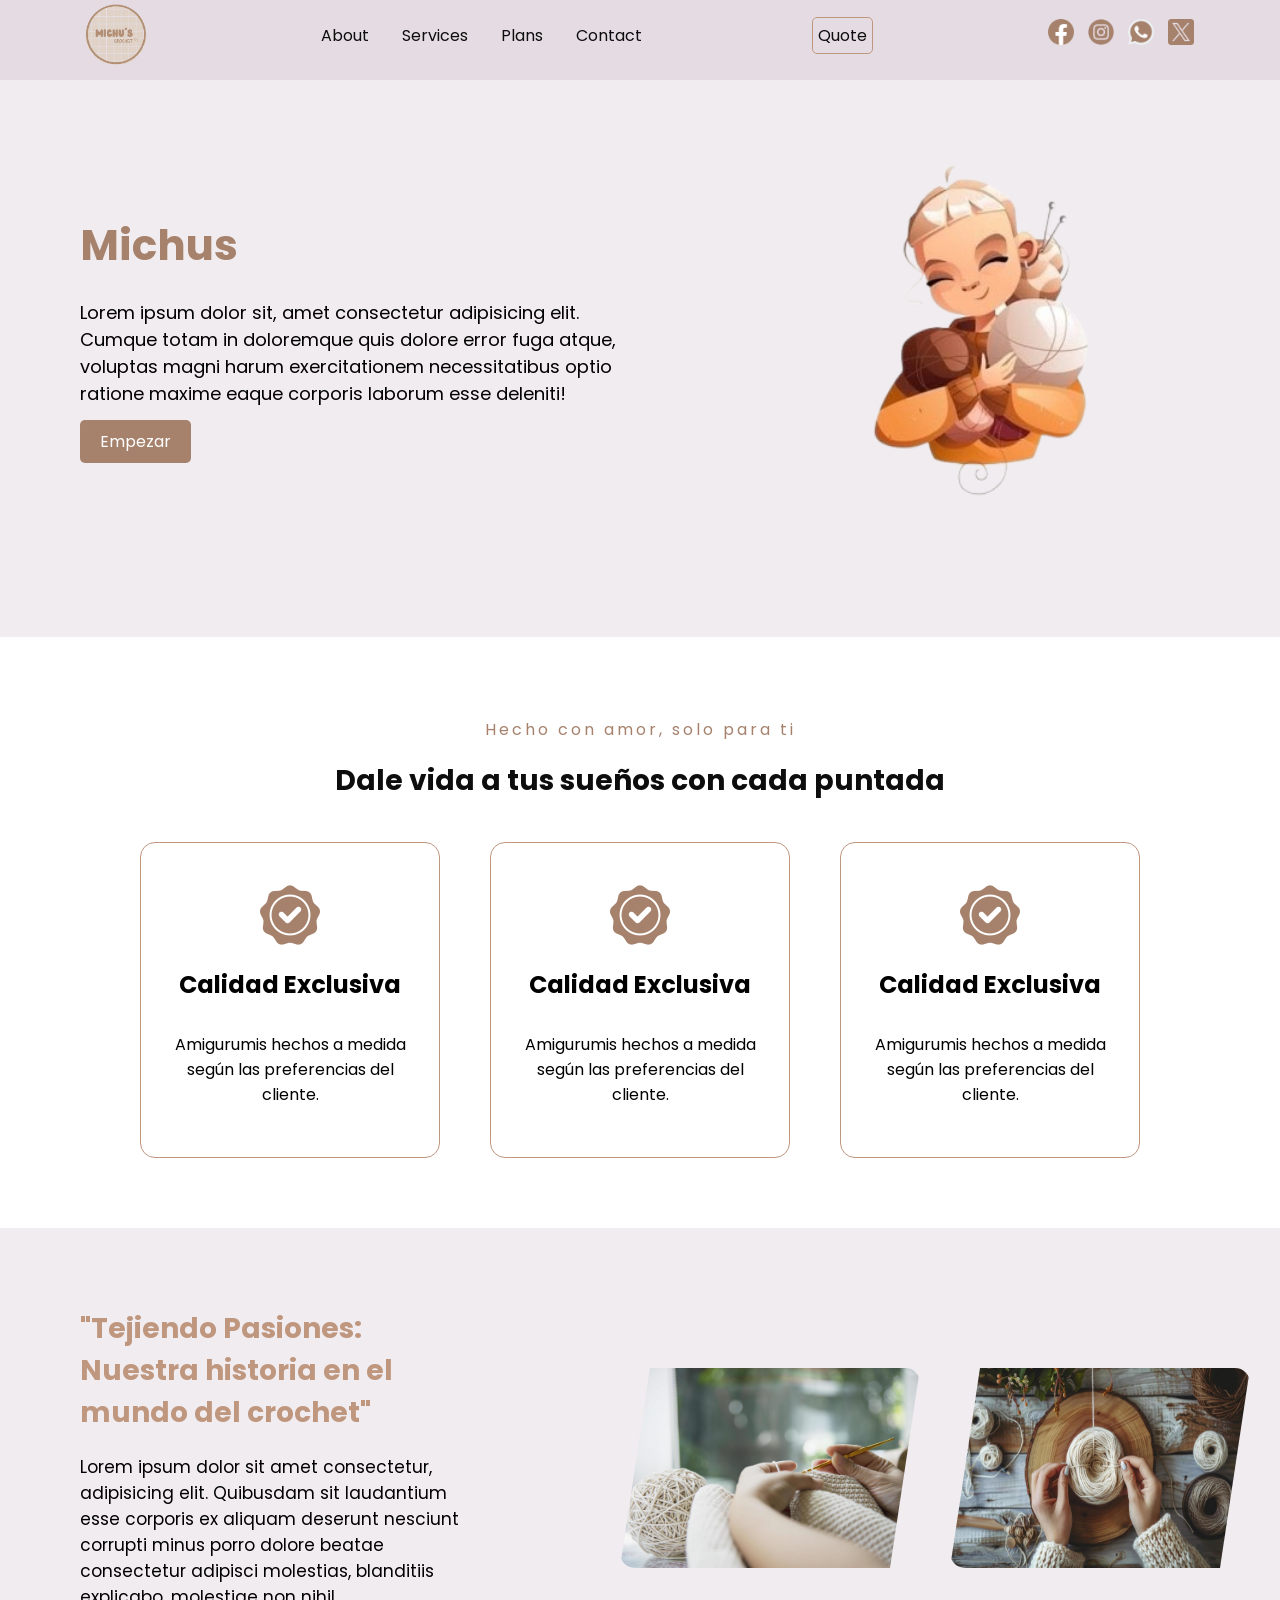
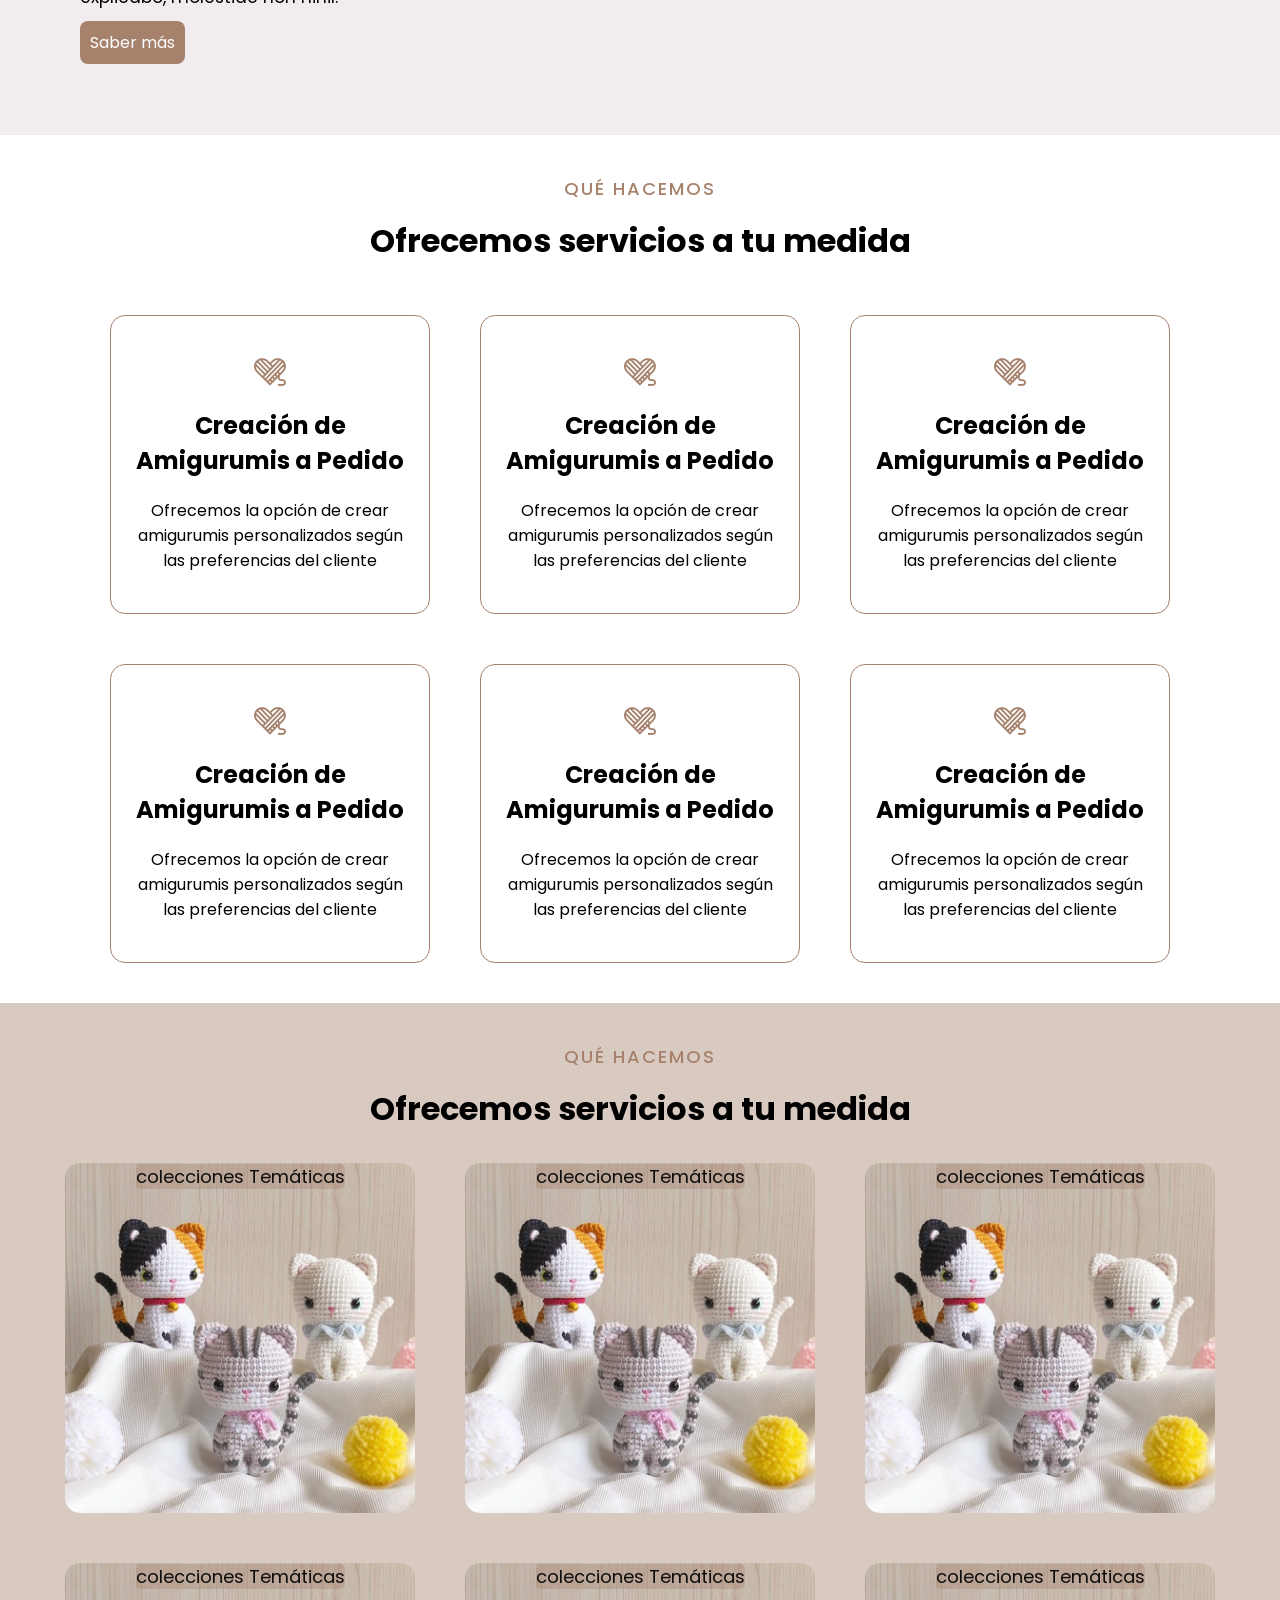
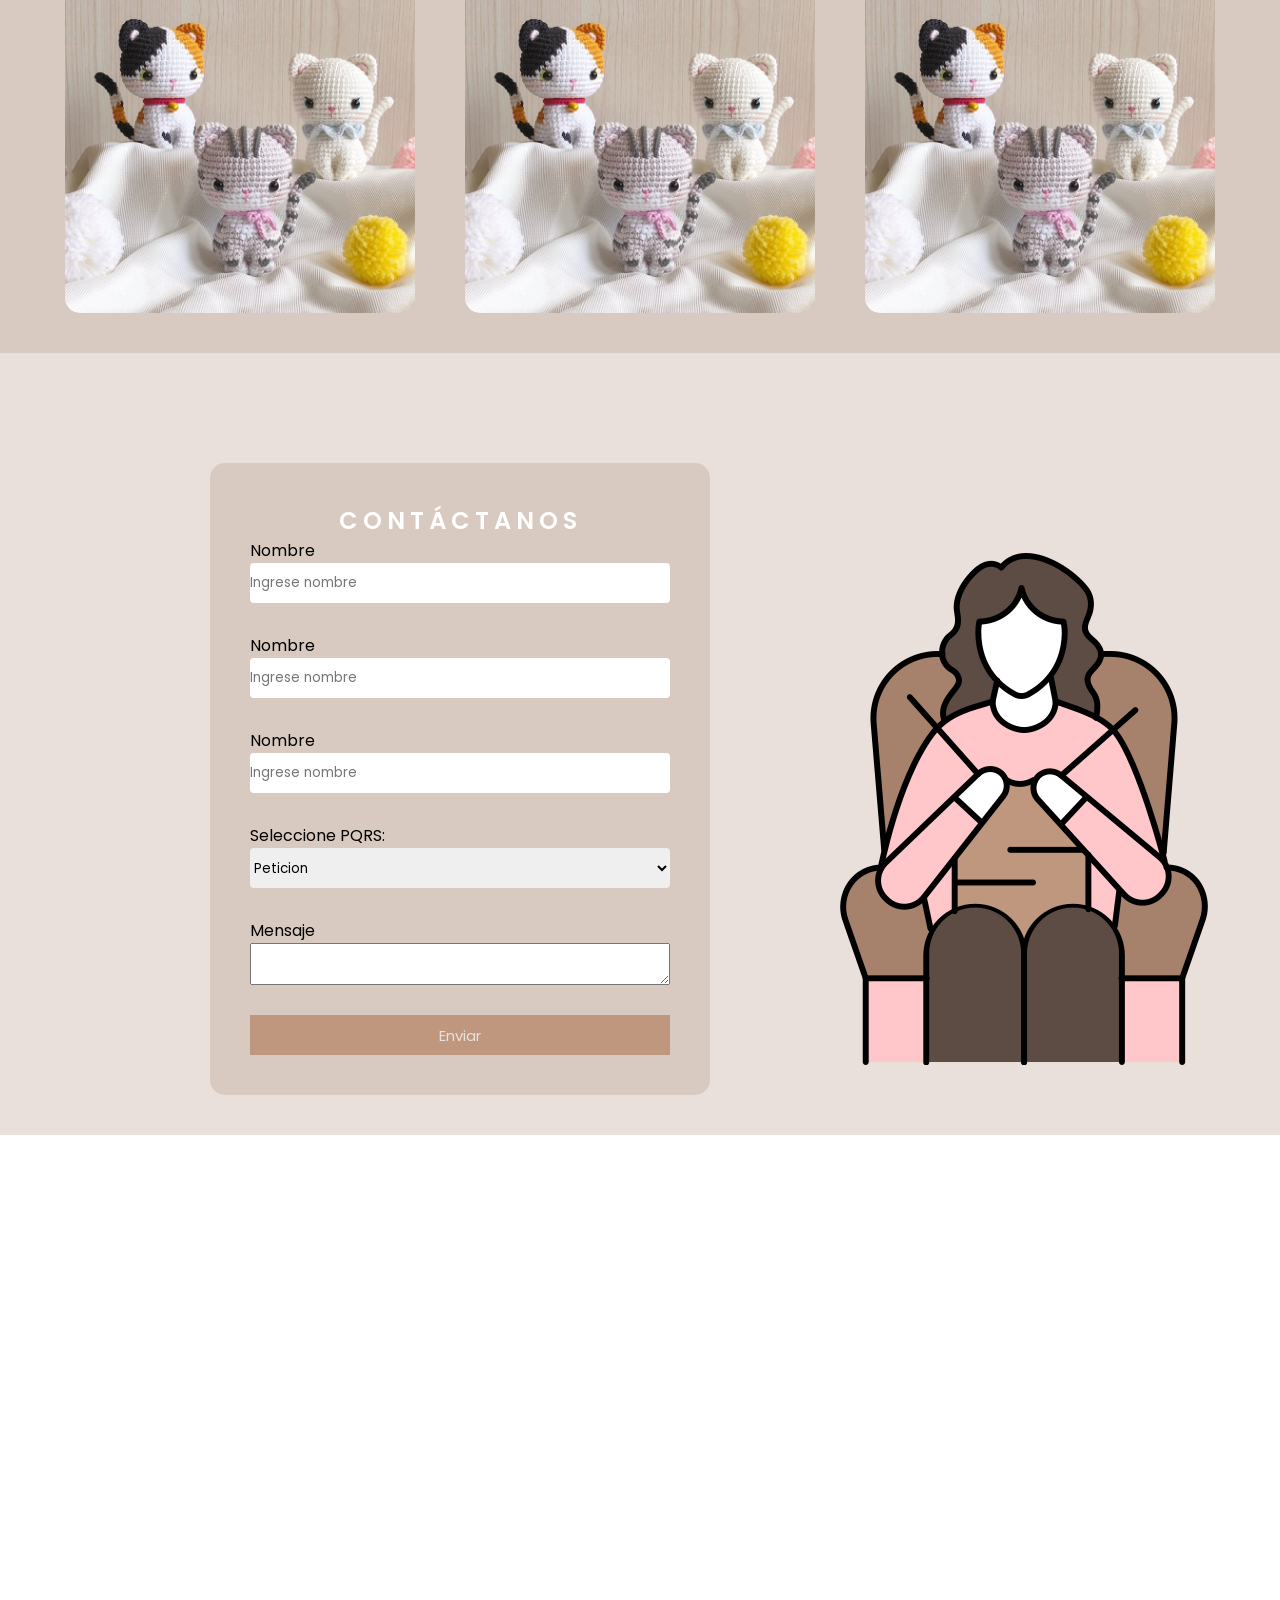
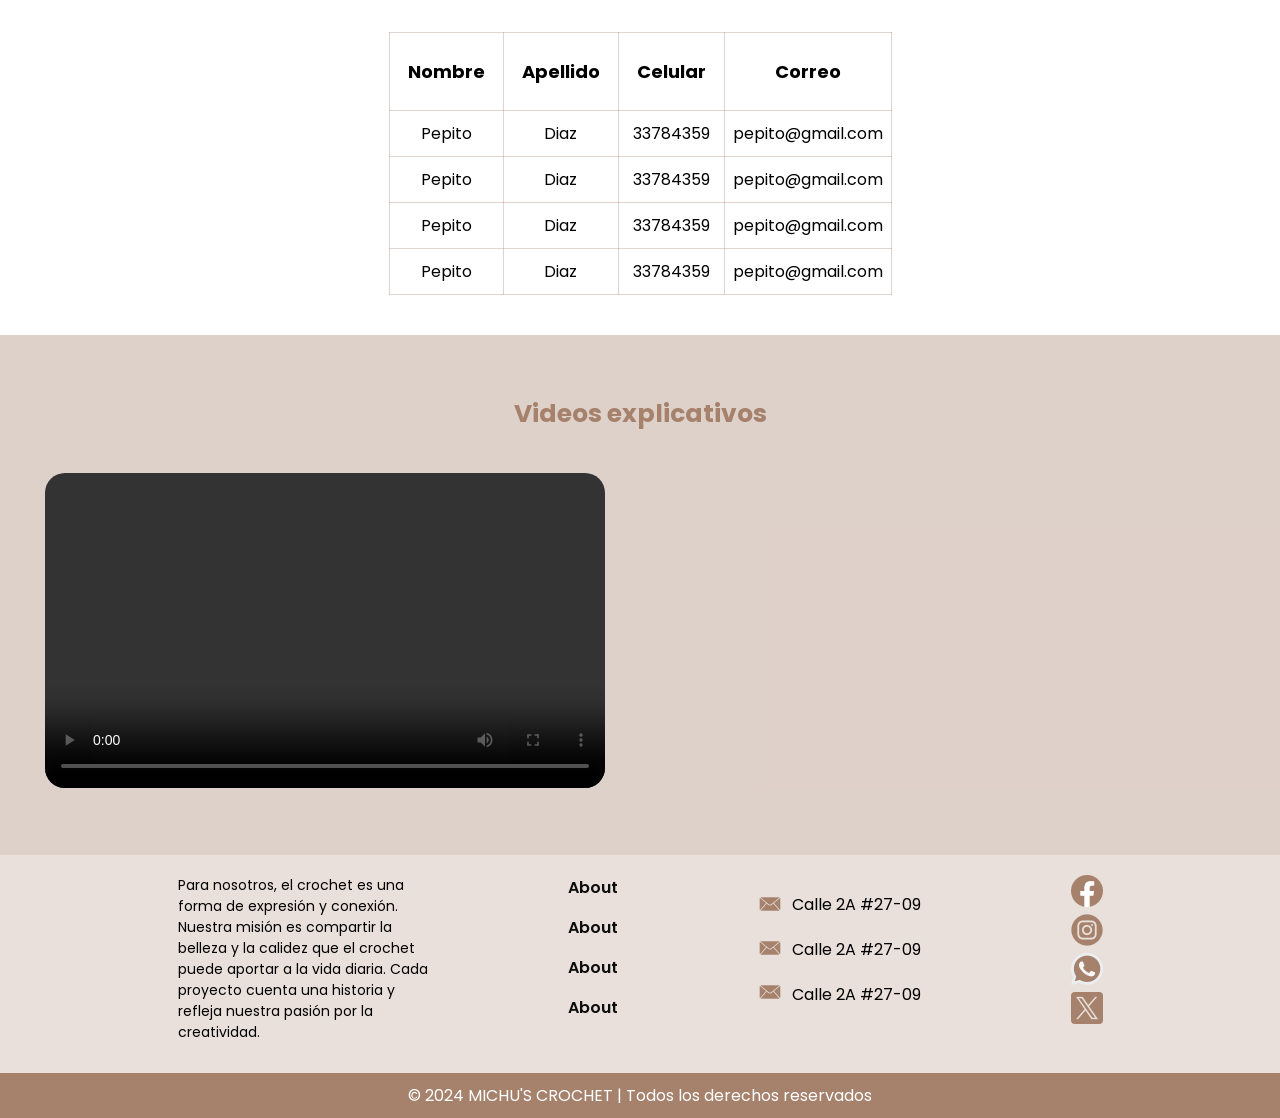
<file: Estudio/index.html>
<!DOCTYPE html>
<html lang="es">
<head>
    <meta charset="UTF-8">
    <meta name="viewport" content="width=device-width, initial-scale=1.0">
    <title>Estudio</title>
    <link rel="icon" type="img.png" href="img/logo/logo.png">
    <link rel="stylesheet" href="css/estilos.css">
</head>
<body>
    <header>

            <div  class="container-header">
                <div class="menu ">
                    <div  class="logo">
                        <a href="#">
                            <img src="img/logo/logo.png" alt="Imagen no encontrada">
                        </a>
                    </div>

                <nav>
                    <ul>
                        <li><a href="#">About</a></li>
                        <li><a href="#">Services</a></li>
                        <li><a href="#">Plans</a></li>
                        <li><a href="#">Contact</a></li>
                    </ul>
                </nav>

                <a href="#" class="button-header">Quote</a>

                <div class="social-media">
                    <a href="#"><img src="img/socialMedia/facebook.png" alt="Imagen no encontrada"></a>
                    <a href="#"><img src="img/socialMedia/instagram.png" alt="Imagen no encontrada"></a>
                    <a href="#"><img src="img/socialMedia/whatsapp.png" alt="Imagen no encontrada"></a>
                    <a href="#"><img src="img/socialMedia/x.png" alt="Imagen no encontrada"></a>
                </div>

            </div>
        </div>
    </header>

    <!-- end header -->

    <main>
        <div class="container-cover">
            <div class="cover">
                <section class="texto-cover">
                    <h1>Michus</h1>
                    <p>Lorem ipsum dolor sit, amet consectetur adipisicing elit. Cumque totam in doloremque quis dolore error fuga atque, voluptas magni harum exercitationem necessitatibus optio ratione maxime eaque corporis laborum esse deleniti!</p>
                    <a href="#">Empezar</a>
                </section>

                <section class="img-cover">
                    <img src="img/cover/cover1.png" alt="">
                </section>
            </div>
        </div>
    <!-- End cover -->

    <div class="container-trust">
        <div class="trust">
            <div class="text-trust">
                <h4>Hecho con amor, solo para ti</h4>
                <h2>Dale vida a tus sueños con cada puntada</h2>
            </div>

            <div class="box-trust">
                <div class="box">
                    <img src="img/cards/calidad.png" alt="">
                    <h2>Calidad Exclusiva</h2>
                    <p>Amigurumis hechos a medida según las preferencias del cliente.</p>
                </div>
                <div class="box">
                    <img src="img/cards/calidad.png" alt="">
                    <h2>Calidad Exclusiva</h2>
                    <p>Amigurumis hechos a medida según las preferencias del cliente.</p>
                </div>
                <div class="box">
                    <img src="img/cards/calidad.png" alt="">
                    <h2>Calidad Exclusiva</h2>
                    <p>Amigurumis hechos a medida según las preferencias del cliente.</p>
                </div>
            </div>
        </div>
    </div>
<!-- End trust -->
    <div class="container-about">
        <div class="about">
            <section class="about-text">
                <h2>"Tejiendo Pasiones: Nuestra historia en el mundo del crochet"</h2>
                <p>Lorem ipsum dolor sit amet consectetur, adipisicing elit. Quibusdam sit laudantium esse corporis ex aliquam deserunt nesciunt corrupti minus porro dolore beatae consectetur adipisci molestias, blanditiis explicabo, molestiae non nihil.</p>
                <a href="#">Saber más</a>
            </section>

            <section class="img-about">
                <img src="img/about/about1.jpg" alt="mo encontrada">
                <img src="img/about/about2.jpg" alt="mo encontrada">
            </section>
        </div>
    </div>
<!-- end about -->
    <div class="container-service">
        <div class="service">
            <div class="text-service">

                <h4>QUÉ HACEMOS</h4>
                <h2>Ofrecemos servicios a tu medida</h2>
            </div>

            <div class="box-service">
                <div class="box1">
                    <img src="img/service/service1.png" alt="">
                    <h2>Creación de Amigurumis a Pedido</h2>
                    <p>Ofrecemos la opción de crear amigurumis personalizados según las preferencias del cliente</p>
                </div>

                <div class="box1">
                    <img src="img/service/service1.png" alt="">
                    <h2>Creación de Amigurumis a Pedido</h2>
                    <p>Ofrecemos la opción de crear amigurumis personalizados según las preferencias del cliente</p>
                </div>

                <div class="box1">
                    <img src="img/service/service1.png" alt="">
                    <h2>Creación de Amigurumis a Pedido</h2>
                    <p>Ofrecemos la opción de crear amigurumis personalizados según las preferencias del cliente</p>
                </div>

                <div class="box1">
                    <img src="img/service/service1.png" alt="">
                    <h2>Creación de Amigurumis a Pedido</h2>
                    <p>Ofrecemos la opción de crear amigurumis personalizados según las preferencias del cliente</p>
                </div>

                <div class="box1">
                    <img src="img/service/service1.png" alt="">
                    <h2>Creación de Amigurumis a Pedido</h2>
                    <p>Ofrecemos la opción de crear amigurumis personalizados según las preferencias del cliente</p>
                </div>

                <div class="box1">
                    <img src="img/service/service1.png" alt="">
                    <h2>Creación de Amigurumis a Pedido</h2>
                    <p>Ofrecemos la opción de crear amigurumis personalizados según las preferencias del cliente</p>
                </div>
            </div>
        </div>
    </div>

    <!-- end services -->

    <div class="container-projects">
        <div class="projects">
            <div class="text-projects">
                <h4>QUÉ HACEMOS</h4>
                <h2>Ofrecemos servicios a tu medida</h2>
            </div>

            <div class="box-img">
                <div class="img-projects">
                    <a href="#"> <span>colecciones Temáticas</span> 
                    </a>
                </div>
    
                <div class="img-projects">
                    <a href="#"> <span>colecciones Temáticas</span> 
                    </a>
                </div>

                <div class="img-projects">
                    <a href="#"> <span>colecciones Temáticas</span> 
                    </a>
                </div>

                <div class="img-projects">
                    <a href="#"> <span>colecciones Temáticas</span> 
                    </a>
                </div>

                <div class="img-projects">
                    <a href="#"> <span>colecciones Temáticas</span> 
                    </a>
                </div>

                <div class="img-projects">
                    <a href="#"> <span>colecciones Temáticas</span> 
                    </a>
                </div>
            </div>
        </div>
    </div>
<!-- End projects -->
    <div class="container-form">
        <section class="form">

            <form action="#">
                <h2>Contáctanos</h2>

                <label for="name">Nombre</label>
                <input type="name" placeholder="Ingrese nombre" required>

                <label for="name">Nombre</label>
                <input type="name" placeholder="Ingrese nombre" required>

                <label for="name">Nombre</label>
                <input type="name" placeholder="Ingrese nombre" required>

                <label for="PQRS">Seleccione PQRS:</label>
                <select name="PQRS" id="PQRS">
                    <option value="P">Peticion</option>
                    <option value="P">Peticion</option>
                    <option value="P">Peticion</option>
                    <option value="P">Peticion</option>
                </select>

                <label for="mensaje">Mensaje</label>
                <textarea name="mensaje" id=""></textarea>

                <button type="submit"> Enviar </button>
            </form>
        </section>

        <section class="img-form">
            <img src="img/cover/cover2.png" alt="">
        </section>
    </div>
<!-- end form -->
    <div class="container map">
        <iframe src="https://www.google.com/maps/embed?pb=!1m18!1m12!1m3!1d3948.5394615067435!2d-73.36068302392961!3d8.248976374000959!2m3!1f0!2f0!3f0!3m2!1i1024!2i768!4f13.1!3m3!1m2!1s0x8e677b906985e14d%3A0xe9c5be132a30edba!2sGimnasio%20Fitness!5e0!3m2!1ses!2sco!4v1731288319783!5m2!1ses!2sco" width="100%" height="450" style="border:0;" allowfullscreen="" loading="lazy" referrerpolicy="no-referrer-when-downgrade" style="background-color: #e9e0db;"></iframe>
    </div>
<!-- end mapa -->

<div class="container-table">
    <div class="table">
        <table>
            <thead>
                <tr>
                    <th>Nombre</th>
                    <th>Apellido</th>
                    <th>Celular</th>
                    <th>Correo</th>
                </tr>
            </thead>

            <tbody>
                <tr>
                    <td>Pepito</td>
                    <td>Diaz</td>
                    <td>33784359</td>
                    <td>pepito@gmail.com</td>
                </tr>

                <tr>
                    <td>Pepito</td>
                    <td>Diaz</td>
                    <td>33784359</td>
                    <td>pepito@gmail.com</td>
                </tr>

                <tr>
                    <td>Pepito</td>
                    <td>Diaz</td>
                    <td>33784359</td>
                    <td>pepito@gmail.com</td>
                </tr>

                <tr>
                    <td>Pepito</td>
                    <td>Diaz</td>
                    <td>33784359</td>
                    <td>pepito@gmail.com</td>
                </tr>
            </tbody>
        </table>
    </div>
</div>
<!-- end table -->

<div class="media">
    <h3>Videos explicativos</h3>
    <div class="container-media">
        <section class="local-video">
            <video src="media/video_tejer (1).mp4" controls></video>
        </section>
        <section class="web-video">
            <iframe width="560" height="315" src="https://www.youtube.com/embed/Ilw9C6fstZ0?si=RpzQoM8uPQ-YRYJs" title="YouTube video player" frameborder="0" allow="accelerometer; autoplay; clipboard-write; encrypted-media; gyroscope; picture-in-picture; web-share" referrerpolicy="strict-origin-when-cross-origin" allowfullscreen></iframe>
        </section>
    </div>
</div>


<div class="container-footer">
    <section class="footer">
            <div class="text-footer">
                <p>Para nosotros, el crochet es una forma de expresión y conexión. Nuestra misión es compartir la belleza y la calidez que el crochet puede aportar a la vida diaria. Cada proyecto cuenta una historia y refleja nuestra pasión por la creatividad.</p>
            </div>

            <div class="menu-footer">
                <a href="#">About</a>
                <a href="#">About</a>
                <a href="#">About</a>
                <a href="#">About</a>
            </div>

            <div class="contact-footer">

                <div class="img-contact">
                    <img src="img/footer/correo.png" alt="">
                    <img src="img/footer/correo.png" alt="">
                    <img src="img/footer/correo.png" alt="">
                </div>

                <div class="text-contact">
                    <p>Calle 2A #27-09</p>
                    <p>Calle 2A #27-09</p>
                    <p>Calle 2A #27-09</p>
                </div>
            </div>

            <div class="social-footer">
                <a href="#"><img src="img/socialMedia/facebook.png" alt="Imagen no encontrada"></a>
                <a href="#"><img src="img/socialMedia/instagram.png" alt="Imagen no encontrada"></a>
                <a href="#"><img src="img/socialMedia/whatsapp.png" alt="Imagen no encontrada"></a>
                <a href="#"><img src="img/socialMedia/x.png" alt="Imagen no encontrada"></a>
            </div>
    </section>

    <section class="copyright"> © 2024 MICHU'S CROCHET | Todos los derechos reservados</section>
</div>
    </main>
</body>
</html>
</file>
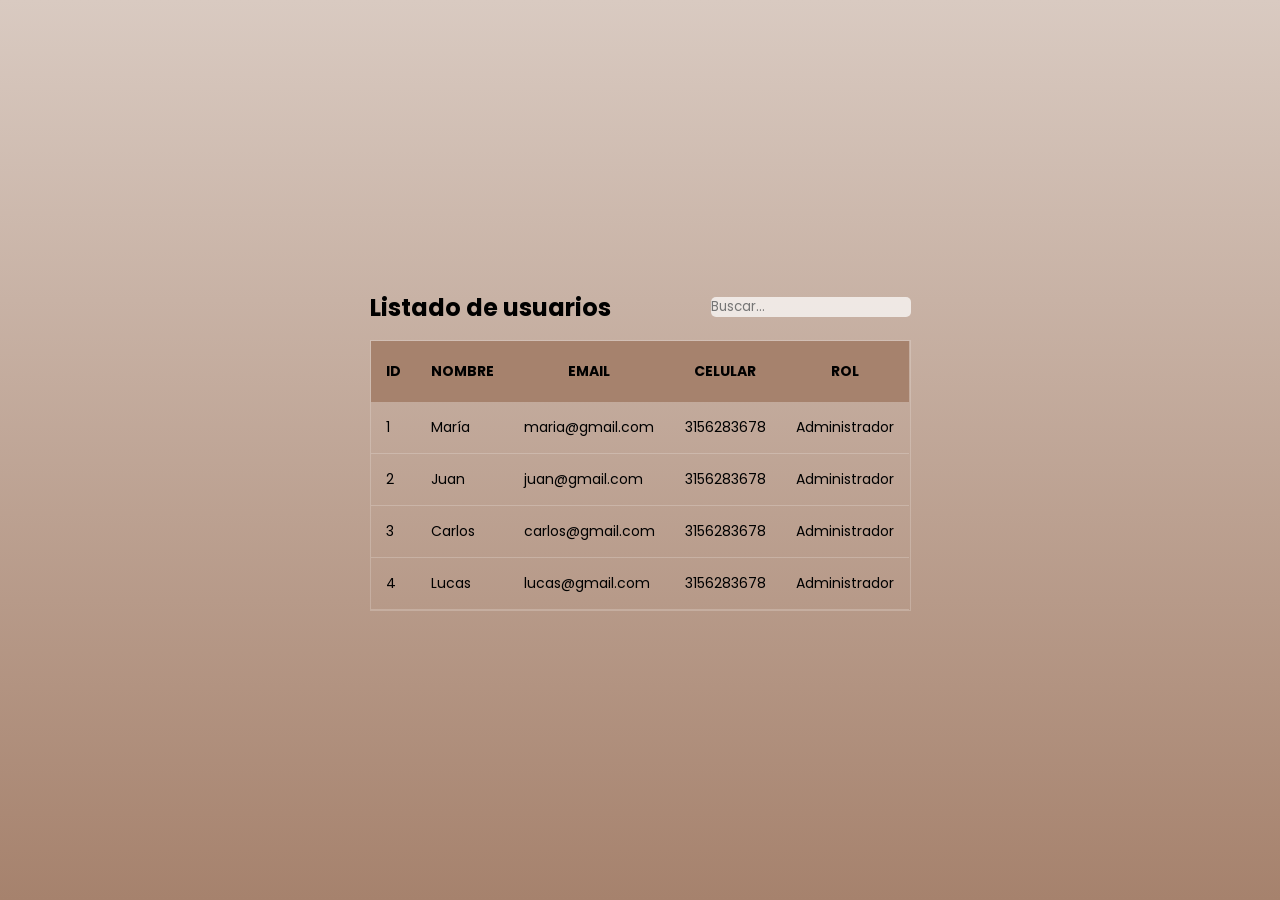
<file: Michus crochet/tabla.html>
<!DOCTYPE html>
<html lang="en">
<head>
    <meta charset="UTF-8">
    <meta name="viewport" content="width=device-width, initial-scale=1.0">
    <meta http-equiv="X-UA-Compatible" content="IE=edge"> 
    <title>Tabla</title>
    <!-- Incluir archivo CSS con los estilos personalizados -->
    <link rel="stylesheet" href="css/estilosTabla.css">
    <link rel="icon" type="image/png" href="img/logo/logo.png">
    
    <!-- Incluir biblioteca Font Awesome para usar íconos -->
    <link rel="stylesheet" href="https://cdnjs.cloudflare.com/ajax/libs/font-awesome/6.0.0-beta3/css/all.min.css">
</head>
<body>
    <div class="table-container">

        <div class="list-table">
        <h2>Listado de usuarios</h2>
        <input type="text" class="buscar" placeholder="Buscar...">

        </div>
        
        <div class="table_box">
            <table id="userTable">
                <thead> <!-- encabezado de tabla -->
                    <tr class="filas">
                        <th>ID</th> <!-- filas -->
                        <th>Nombre</th>
                        <th>Email</th>
                        <th>Celular</th>
                        <th>Rol</th>
                    </tr>
                </thead>
                    <tbody> <!-- cuerpor de la tabla -->
                        <tr class="columnas">
                            <td>1</td> <!-- rellerno de datos, columnas -->
                            <td>María</td>
                            <td>maria@gmail.com</td>
                            <td>3156283678</td>
                            <td>Administrador</td>
                        </tr>
    
                        <tr class="columnas">
                            <td>2</td>
                            <td>Juan</td>
                            <td>juan@gmail.com</td>
                            <td>3156283678</td>
                            <td>Administrador</td>
                        </tr>
    
                        <tr class="columnas">
                            <td>3</td>
                            <td>Carlos</td>
                            <td>carlos@gmail.com</td>
                            <td>3156283678</td>
                            <td>Administrador</td>
                        </tr>
    
                        <tr class="columnas">
                            <td>4</td>
                            <td>Lucas</td>
                            <td>lucas@gmail.com</td>
                            <td>3156283678</td>
                            <td>Administrador</td>
                        </tr>
                    </tbody>
            </table>
        </div>
</body>
</html>
</file>
<file: Estudio/css/estilos.css>
@import url('https://fonts.googleapis.com/css2?family=Montserrat:ital,wght@0,100..900;1,100..900&family=Poppins:ital,wght@0,100;0,200;0,300;0,400;0,500;0,600;0,700;0,800;0,900;1,100;1,200;1,300;1,400;1,500;1,600;1,700;1,800;1,900&display=swap');

*{
    margin: 0;
    padding: 0;
    text-decoration: none;
    box-sizing: border-box;
    font-family: 'Poppins', sans-serif;
}

:root {
    --color_text-primary: #BF967E; 
    --color_text-secundario: #A6826D; 
    --color_text-terciario: #D9CAC1; 
    --color_text-background: #D9CAC1; 
    --color_text-font: #0D0D0D; 
}

header{
    width: 100%;
    height: 80px;
    position: fixed;
    z-index: 100;
    background-color: rgba(228, 218, 224, 0.9);
}

.menu{
    display: flex;
    justify-content: center;
    align-items: center;
    gap: 170px;
    width: 100%;
    height: 100%;
}

.logo img{
    width: 70px;
    height: 70px;
    display: flex;
    justify-content: center;
    align-items: center;
}

nav ul{
    display: flex;
    justify-content: center;
    align-items: center;
    gap: 33px;
}

nav ul li{
    list-style: none;
}

nav ul li a{
    color: #0D0D0D;
}

nav ul li a:hover{
    color: #A6826D;
}

.button-header{
    display: block;
    border: 1px solid #BF967E;
    background-color: transparent;
    color: var(--color_text-font);
    border-radius: 5px;
    padding: 5px;
}

.button-header:hover{
    background-color: var(--color_text-secundario);
    color: white;
    border-radius: 5px;
}

.social-media img{
    width: 26px;
    height: 26px;
    margin: 0 5px;
}

/* cover */
.container-cover{
    width: 100%;
    padding-top: 30px;
    background-color: rgba(228, 218, 224, 0.507);
}

.cover{
    display: flex;
    align-items: center;
    justify-content: space-between;
}

.texto-cover{
    width: 100%;
    padding-right: 50px;
    padding-left: 80px;
}

.texto-cover h1{
    color: var(--color_text-secundario);
    font-size: 42px;
}

.texto-cover p{
    padding: 22px 0;
    font-size: 18px;
}

.texto-cover a{
    background-color: #A6826D;
    color: white;
    border-radius: 5px;
    padding: 10px 20px;
}
.texto-cover a:hover{
    background-color: transparent;
    border: 1px solid #A6826D;
    color: #0D0D0D;
}

.cover img{
    width: 600px;
    height: 600px;
}

/* trust */
.container-trust{
    width: 100%;
    padding-top: 80px;
    padding-bottom: 70px;
    background-color: white;
}

.text-trust{
    text-align: center;
}

.text-trust h4{
    color: var(--color_text-secundario);
    letter-spacing: 3px;
    font-weight: 400;
}

.text-trust h2{
    color: #0D0D0D;
    font-size: 28px;
    padding-top: 18px;
}

.box-trust{
    display: flex;
    justify-content: center;
    align-items: center;
    gap: 50px;
}

.box{
    margin-top: 40px;
    padding: 40px 30px;
    width: 300px;
    border: 1px solid var(--color_text-primary);
    border-radius: 15px;
    display: flex;
    justify-content: center;
    align-items: center;
    flex-direction: column;
    transition: all 300ms;
}

.box:hover{
    border: transparent;
}

.box p{
    padding: 10px 0;
    text-align: center;
}

.box h2{
    padding: 20px 0;
}

/* about */
.container-about{
    width: 100%;
    padding-top: 80px;
    padding-bottom: 80px;
    background-color: rgba(228, 218, 224, 0.507);
}
.about{
    display: flex;
    justify-content: space-between;
}

.about-text{
    padding-left: 80px;
    padding-right: 30px;
    width: 500px;
}

.about-text h2{
    color: #BF967E;
    font-size: 28px;
}

.about-text p{
    font-size: 17px;
    padding: 20px 0;
}

.about-text a{
    background-color: #A6826D;
    color: white;
    padding: 10px;
    border-radius: 8px;
    padding-top: 10px;
}
.about-text a:hover{
    background-color: transparent;
    border: 1px solid  #A6826D;
    color: #0D0D0D;
}

.img-about{
    padding-right: 30px;
    padding-top: 60px;
    display: flex;
    gap: 30px;
}
.img-about img{
    width: 300px;
    height: 200px;
    transition: all 300ms;
    clip-path: polygon(10% 0%, 100% 0%, 90% 100%, 0% 100%);
    border-radius: 15px;
}

.img-about img:hover{
    transform: scale(1.05);
}

/* service */
.container-service{
    width: 100%;
    padding-top: 40px;
    padding-bottom: 40px;
    background-color: white;
}

.text-service{
    text-align: center;
}

.text-service h4{
    color: var(--color_text-secundario);
    text-transform: uppercase;
    letter-spacing: 2px;
    font-size: 18px;
    padding-bottom: 15px;
    font-weight: 500;
}

.text-service h2{
    font-size: 32px;
}

.box-service{
    padding-top: 50px;
    display: flex;
    justify-content: center;
    align-items: center;
    gap: 50px;
    flex-wrap: wrap;
}

.box1{
    width: 320px;
    border: 1px solid #A6826D;
    border-radius: 15px;
    padding: 40px 20px;
    display: flex;
    justify-content: center;
    align-items: center;
    flex-direction: column;
    text-align: center;
    transition: all 300ms;
}

.box1:hover{
    border: transparent;
}

.box1 h2{
    padding: 20px 0;
}

/* projects */
.text-projects{
    text-align: center;
}

.text-projects h4{
    color: var(--color_text-secundario);
    text-transform: uppercase;
    letter-spacing: 2px;
    font-size: 18px;
    padding-bottom: 15px;
    font-weight: 500;
}

.text-projects h2{
    font-size: 32px;
}

.container-projects{
    width: 100%;
    padding: 40px 0;
    background-color: #D9CAC1;
}

.box-img{
    display: flex;
    justify-content: center;
    align-items: center;
    gap: 50px;
    flex-wrap: wrap;
    padding-top: 30px;
}

.img-projects{
    background-image: url(../img/projects/projects1.jfif);
    background-size: cover;
    width: 350px;
    height: 350px;
    text-align: center;
    border-radius: 15px;
    transition: all 300ms;
}

.img-projects:hover{
    transform: scale(1.05);
}

.img-projects span{
    background-color: #a6826d5b ;
    color: #0D0D0D;
    border-radius: 5px;
    font-size: 18px;
}

/* form */
.container-form{
    width: 100%;
    padding: 40px 0;
    background-color:#e9e0db;
    display: flex;
    justify-content: space-between;
}

.form{
    padding-left: 210px;
    padding-top: 70px;
    
}
form{
    display: flex;
    flex-direction: column;
    width: 500px;
    background-color: var(--color_text-background);
    padding: 40px;
    border-radius: 15px;
}

form input, form select{
    margin-bottom: 30px;
    border-radius: 4px;
    height: 40px;
    border: transparent;
}

form button{
    margin-top: 30px;
}

form h2{
    text-align: center;
    letter-spacing:5px;
    text-transform: uppercase;
    color: white;
    font-weight: 600;
}

form button{
    background-color: #BF967E;
    border: none;
    height: 40px;
    color: #e9e0db;
    font-size: 15px;
    transition: all 300ms;
}

form button:hover{
    background-color: transparent;
    border: 1px solid #BF967E ;
    color: #0D0D0D;
}

.img-form{
    padding-top: 160px;
    padding-right: 30px9;
}

/* footer */

.footer{
    display: flex;
    justify-content: center;
    gap: 140px;
    background-color: #e9e0db;
    padding-bottom: 30px;
}

.text-footer{
    padding-top: 20px;
    width: 250px;
    font-size: 14px;
}

.menu-footer{
    padding-top: 20px;
    display: flex;
    flex-direction: column;
}

.menu-footer a{
    margin-bottom: 15px;
    color: #0D0D0D;
    font-weight: 600;
}

.menu-footer a:hover{
    color:#A6826D

}

.contact-footer{
    display: flex;
}

.img-contact, .text-contact{
    display: flex;
    flex-direction: column;
    gap: 20px;
    padding-top: 37px;
    padding-right: 10px;
    transition: all 300ms;
}
.img-contact img:hover{
    transform: scale(1.05);
}

.social-footer{
    display: flex;
    flex-direction: column;
    padding-top: 20px;
    transition: all 300ms;
}

.social-footer img:hover{
    transform: scale(1.05);
}

.copyright{
    padding: 10px;
    text-align: center;
    background-color: #A6826D;
    color: white;
}


/* table */
.container-table{
    display: flex;
    align-items: center;
    justify-content: center;
    padding: 40px 0;
}


table{
    border: 1px solid #a6826d57;
    border-collapse: collapse;
}

th{
    font-size: 18px;
    padding: 25px 18px;
    border: 1px solid #a6826d57;
}

td{
    padding: 10px 8px;
    text-align: center;
    border: 1px solid #a6826d57;
}

tbody tr:hover{
    background-color: #d9cac160;
}

/* videos */
.media{
    background-color: #a6826d5d;
    padding: 60px 0;
}
.media h3{
    text-align: center;
    font-size: 25px;
    color: #A6826D;
}
.container-media{
    display: flex;
    justify-content: center;
    align-items: center;
    gap: 70px;
    padding-top: 40px;
}

.local-video video{
    border-radius: 20px;
    width: 560px;
    height: 315px;
}

.web-video iframe{
    border-radius: 20px;
}
</file>
<file: Michus crochet/css/estilosTabla.css>
/* Importar la fuente 'Poppins' desde Google Fonts */
@import url('https://fonts.googleapis.com/css2?family=Poppins:ital,wght@0,100;0,200;0,300;0,400;0,500;0,600;0,700;0,800;0,900;1,100;1,200;1,300;1,400;1,500;1,600;1,700;1,800;1,900&display=swap'); 

/* Estilo global aplicado a todos los elementos */
* {
    margin: 0; /* Elimina el margen predeterminado */
    padding: 0; /* Elimina el padding predeterminado */
    box-sizing: border-box; /* Asegura que el padding y el borde se incluyan en el tamaño total del elemento */
    text-decoration: none; /* Elimina el subrayado de los enlaces */
    font-family: 'Poppins', sans-serif; /* Usa la fuente Poppins para todo el documento */
}


/* Variables CSS para colores globales */
:root {
    --color_text-primary: #BF967E; /* Color primario para textos y elementos */
    --color_text-secundario: #A6826D; /* Color secundario para textos y bordes */
    --color_text-terciario: #D9CAC1; /* Color terciario, probablemente para fondos o detalles */
    --color_text-background: #D9CAC1; /* Color de fondo general */
    --color_text-font: #0D0D0D; /* Color de fuente principal (negro) */
}
body{
    display: flex;
    align-items: center;
    justify-content: center;
    min-height: 100vh;
    background: linear-gradient(#D9CAC1, #A6826D );
}

.list-table {
    display: flex;
    align-items: center; /* Alinea verticalmente */
    padding-bottom: 15px;
}

.list-table h2 {
    margin-right: 100px; 
}

.list-table .buscar {
    flex-grow: 1; 
    max-width: 200px;
}


.buscar{
    border-radius: 5px;
    border: transparent;
    background-color: rgba(255, 255, 255, 0.705);
}

.table_box{
    border: solid 1px rgb(255, 255, 255, 0.2);
}

table{
    font-size: 14px;
    table-layout: fixed;
    border-collapse: collapse;
}

thead{
    background: #A6826D;
}

th{
    padding: 20px 15px;
    font-weight: 700px;
    text-transform: uppercase;
}

td{
    padding: 15px;
    border-bottom: solid 1px rgb(255, 255, 255, 0.2);
}

tbody tr:hover{
    background-color: rgb(255, 255, 255, 0.2);
}
</file>
